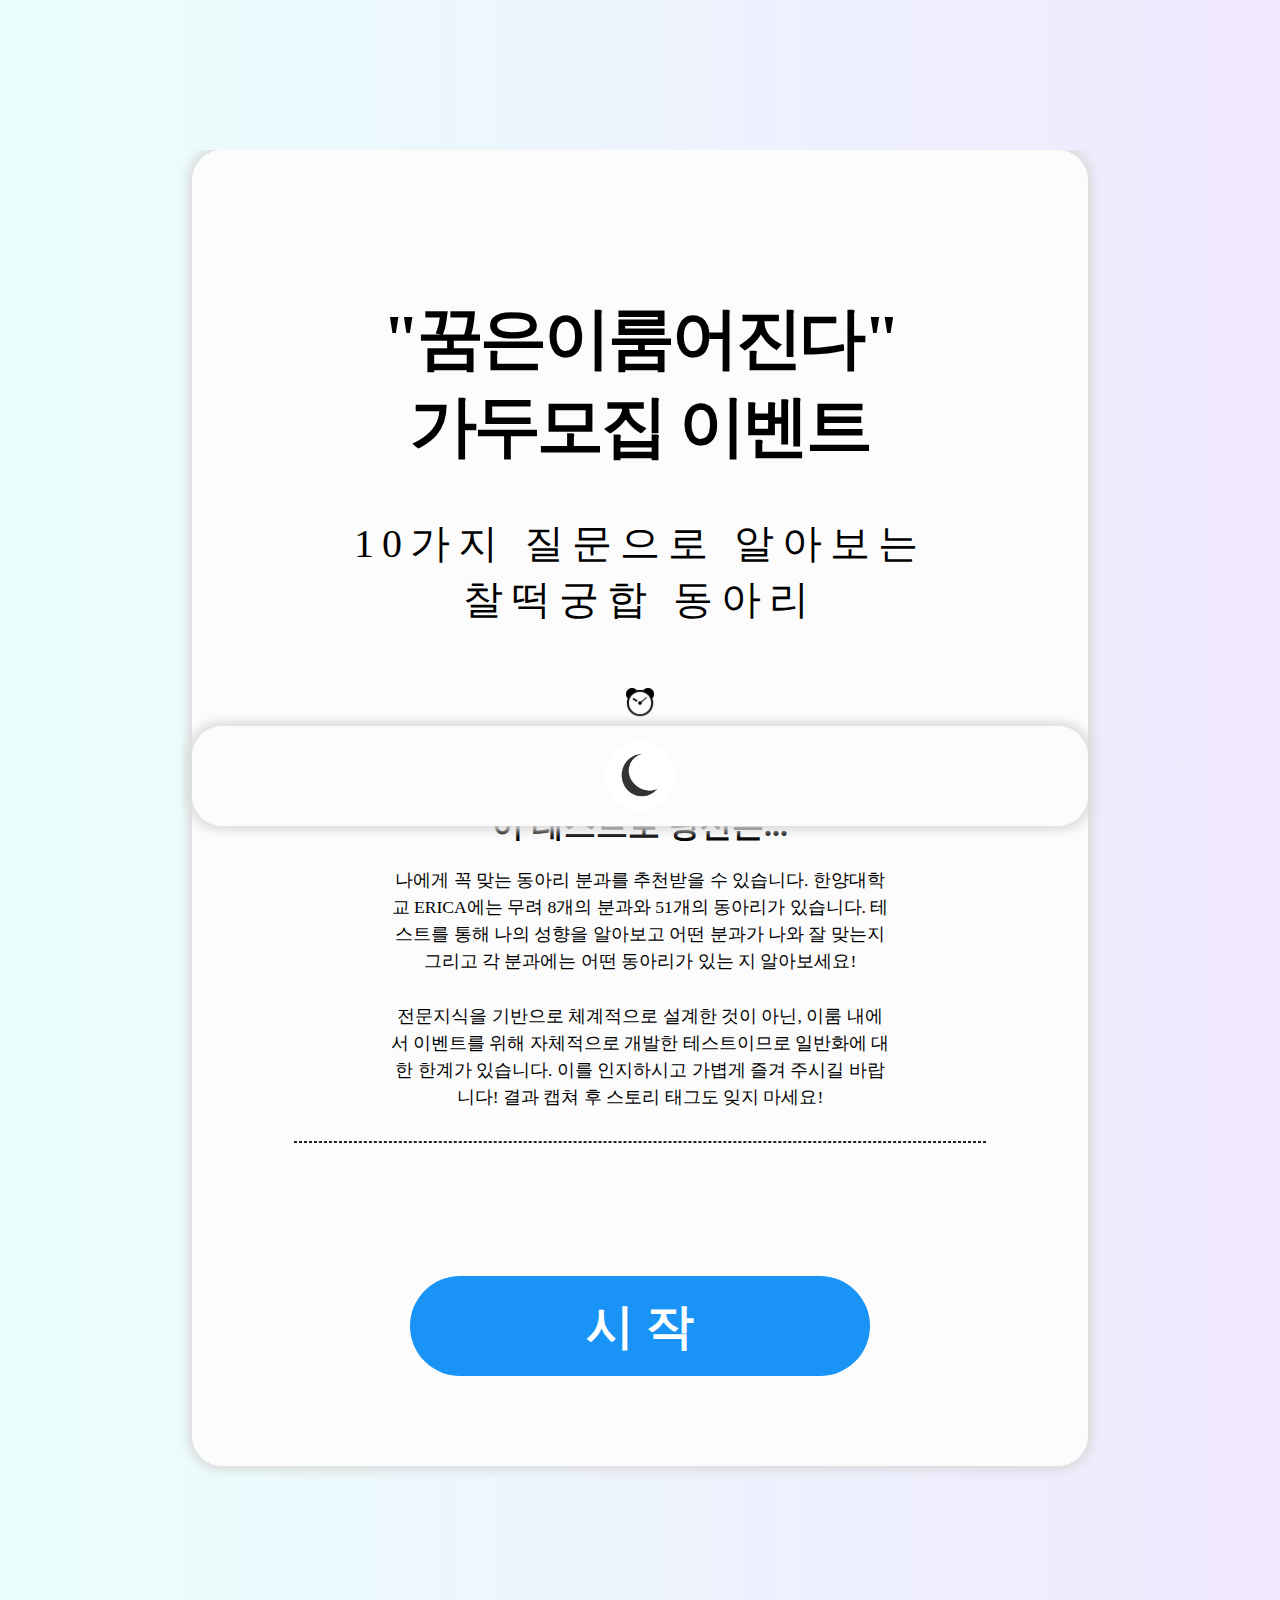
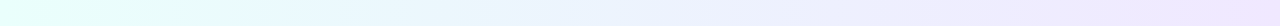
<file: index.html>
<!DOCTYPE html>
<html lang="ko">

<head>
  <meta charset="utf-8">
  <meta name="viewport"
    content="width=device-width, initial-scale=1, minimum-scale=1, maximum-scale=1, user-scalable=no, viewport-fit=cover">

  <meta name="author" content="Dain Kim">

  <meta name="keywords" content="동아리 테스트, 10가지 질문으로 알아보는 찰떡궁합 동아리, 10-questions-test, 꿈은이룸어진다, 동아리테스트">
  <meta name="description" content="동아리 테스트: 10가지 질문으로 알아보는 찰떡궁합 동아리">

  <meta property="og:type" content="website">
  <meta property="og:title" content="찰떡궁합 동아리">
  <meta property="og:description" content="나는 어떤 동아리와 잘 맞을까?">
  <meta property="og:image" content="img/og-logo.jpg">
  <meta property="og:url" content="https://hyounjin.github.io/irrum_40th/">

  <meta http-equiv="X-UA-Compatible" content="IE=edge">

  <link rel="shortcut icon" type="text/css" href="img/favicon.png">
  <link rel="appel-touch-icon-precomposed" href="img/favicon.png">
  <title>
    찰떡궁합 동아리
  </title>
  <link rel="stylesheet" href="css/reset.css">
  <link rel="stylesheet" href="css/animation.css">
  <link rel="stylesheet" href="css/main.css">
  <link rel="stylesheet" href="css/header+footer.css">
  <link rel="stylesheet" href="css/welcome.css">
  <link rel="stylesheet" href="css/qna.css">
  <link rel="stylesheet" href="css/calc.css">
  <link rel="stylesheet" href="css/result.css">
  <!--[if lt ie 11]>
    <script>
      alert('IE 11 미만 브라우저에서는 정상적으로 동작하지 않습니다.\n다른 브라우저(크롬, 파이어폭스 등)를 이용해주세요.');
    </script>
  <![endif]-->
</head>

<body>
  <div id="wrap">
    <header id="header">
      <button class="logo head" onclick=javascript:switchMode()></button>
    </header>
    <section id="welcome" class="container">
      <div id="title-box">
        <h1 class="title">
          "꿈은이룸어진다"<br>
          가두모집 이벤트
        </h1>
        <h3 class="sec-tit">
          10가지 질문으로 알아보는<br>
          찰떡궁합 동아리
        </h3>
        <span class="time-logo"></span>
        <div>소요 시간 : 3분 내외</div>
      </div>
      <hr class="w-line">
      <p class="w-line">
        <span id="p-tit">이 테스트로 당신은...</span><br>
        나에게 꼭 맞는 동아리 분과를 추천받을 수 있습니다.
        한양대학교 ERICA에는 무려 8개의 분과와 51개의 동아리가 있습니다.
        테스트를 통해 나의 성향을 알아보고 어떤 분과가 나와 잘 맞는지
        그리고 각 분과에는 어떤 동아리가 있는 지 알아보세요!<br><br>
        전문지식을 기반으로 체계적으로 설계한 것이 아닌, 이룸 내에서 이벤트를 위해 자체적으로 개발한 
        테스트이므로 일반화에 대한 한계가 있습니다. 이를 인지하시고 가볍게 즐겨 주시길 바랍니다!
        결과 캡쳐 후 스토리 태그도 잊지 마세요!
      </p>
      <hr class="w-line">
      <div id="name-input">
        <input type="text" placeholder="이름" autofocus>
      </div>
      <p class="check-name warning"></p>
      <div class="start-wrap">
        <button class="start">시 작</button>
      </div>
    </section>
    <section id="qna" class="container">
      <div class="status-bar">
        <div class="status"></div>
      </div>
      <div class="q box"></div>
      <div class="answer"></div>
    </section>
    <section id="calc">
      <div class="calc-bar">
        CALCULATING
        <div class="calc"></div>
      </div>
      <p class="wait">잠시 기다려주세요...</p>
    </section>
    <section id="result" class="container">
      <div id="score-box">
        <div class="p title"></div>
      </div>
      <div id="desc-box">
        <div class="result title"></div>
        <div class="res desc"></div>
        <div class="art"></div>
        <span class="go-artist highlight" onclick=javascript:goArtist()>
          분과 추천이 마음에 드시나요?
        </span><br><br>
        <button class="art-sns btn">
          <a href="https://www.facebook.com/1616783295275763/posts/2855000581454022/" target="_blank" title="동연 페이스북">
            다양한 분과 알아보기
          </a>
        </button>
      </div>
      <hr>
      <p>친구들과 공유하기</p>
      <div class="hash">#iruum_40th #꿈은이룸어진다 #동아리분과테스트</div><br><br>
      <button onclick=javascript:copy() class="btn">링크 복사하기</button>
      <hr>
      <div id="intro-box">
        <div class="pro_pic"></div>
        <div class="art-name">이룸</div>
        <div class="artist desc">
          "동아리의 즐거움을 이루다"<br>
          제 40대 동아리 연합회 이룸입니다.<br><br>
          instagram: <a href="https://instagram.com/iruum_40th/" target="_blank" title="동연 인스타그램"><span
              class="highlight">@iruum_40th</span></a><br>
          facebook: <a href="https://www.facebook.com/HYUnivCA" target="_blank" title="동연 페이스북"><span
              class="highlight">한양동연</span></a>
        </div>
      </div>
      <hr>
      <div class="caution">
        <p>
          전문지식을 기반으로 체계적으로 설계한 것이 아닌, 이룸 내에서 이벤트를 위해 자체적으로 개발한 
          테스트이므로 일반화에 대한 한계가 있습니다. 이를 인지하시고 가볍게 즐겨 주시길 바랍니다!
          결과 캡쳐 후 스토리 태그도 잊지 마세요!<br>
        </p>
      </div>
      <hr>
    </section>
    <footer id="footer">
      <div>
        <span class="highlight">Dain Kim</span>
        © 2020
      </div>
      <a href="https://github.com/dev-dain" target=_blank title="개발자 깃허브">
        <div class="logo foot github"></div>
      </a>
      <a href="https://dev-dain.tistory.com" target=_blank title="개발자 블로그">
        <div class="logo foot tistory"></div>
      </a>
    </footer>
  </div>
  <script src="js/darkmode.js"></script>
  <script src="js/data.js"></script>
  <script src="js/main.js"></script>
  <script src="js/share.js"></script>
</body>

</html>
</file>
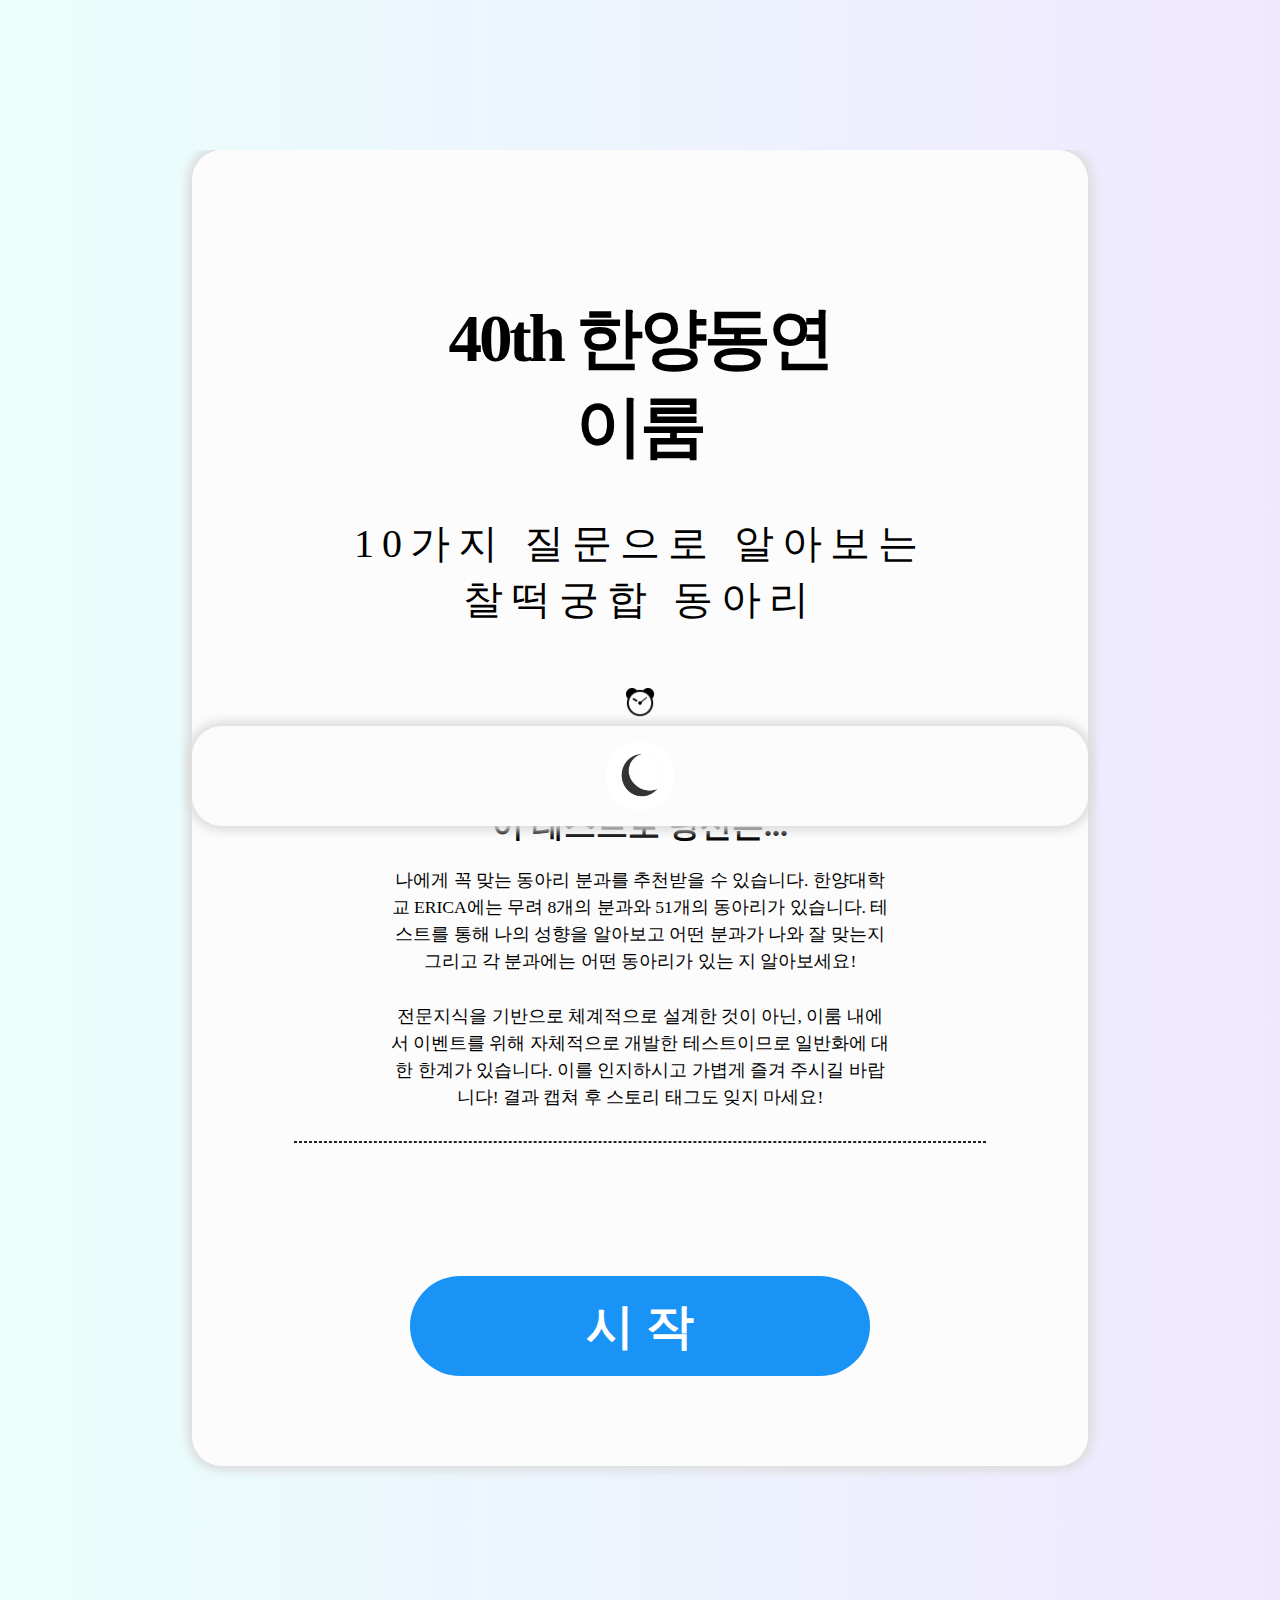
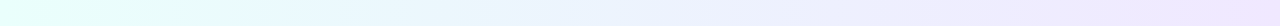
<file: iruum.html>
<!DOCTYPE html>
<html lang="ko">

<head>
  <meta charset="utf-8">
  <meta name="viewport"
    content="width=device-width, initial-scale=1, minimum-scale=1, maximum-scale=1, user-scalable=no, viewport-fit=cover">

  <meta name="author" content="Dain Kim">

  <meta name="keywords" content="이미지 테스트, 나를 알아보는 10가지 질문, 10-things-test, 3분이미지테스트, 이미지테스트">
  <meta name="description" content="이미지 테스트: 나를 알아보는 10가지 질문">

  <meta property="og:type" content="website">
  <meta property="og:title" content="나를 알아보는 10가지 질문">
  <meta property="og:description" content="사람들이 보는 나는 어떤 이미지일까?">
  <meta property="og:image" content="img/og-logo.jpg">
  <meta property="og:url" content="https://dev-dain.github.io/10-things-test/">

  <meta http-equiv="X-UA-Compatible" content="IE=edge">

  <link rel="shortcut icon" type="text/css" href="img/favicon.png">
  <link rel="appel-touch-icon-precomposed" href="img/favicon.png">
  <title>
    나를 알아보는 10가지 질문
  </title>
  <link rel="stylesheet" href="css/reset.css">
  <link rel="stylesheet" href="css/animation.css">
  <link rel="stylesheet" href="css/main.css">
  <link rel="stylesheet" href="css/header+footer.css">
  <link rel="stylesheet" href="css/welcome.css">
  <link rel="stylesheet" href="css/qna.css">
  <link rel="stylesheet" href="css/calc.css">
  <link rel="stylesheet" href="css/result.css">
  <!--[if lt ie 11]>
    <script>
      alert('IE 11 미만 브라우저에서는 정상적으로 동작하지 않습니다.\n다른 브라우저(크롬, 파이어폭스 등)를 이용해주세요.');
    </script>
  <![endif]-->
</head>

<body>
  <div id="wrap">
    <header id="header">
      <button class="logo head" onclick=javascript:switchMode()></button>
    </header>
    <section id="welcome" class="container">
      <div id="title-box">
        <h1 class="title">
          40th 한양동연<br>
          이룸
        </h1>
        <h3 class="sec-tit">
          10가지 질문으로 알아보는<br>
          찰떡궁합 동아리
        </h3>
        <span class="time-logo"></span>
        <div>소요 시간 : 3분 내외</div>
      </div>
      <hr class="w-line">
      <p class="w-line">
        <span id="p-tit">이 테스트로 당신은...</span><br>
        나에게 꼭 맞는 동아리 분과를 추천받을 수 있습니다.
        한양대학교 ERICA에는 무려 8개의 분과와 51개의 동아리가 있습니다.
        테스트를 통해 나의 성향을 알아보고 어떤 분과가 나와 잘 맞는지
        그리고 각 분과에는 어떤 동아리가 있는 지 알아보세요!<br><br>
        전문지식을 기반으로 체계적으로 설계한 것이 아닌, 이룸 내에서 이벤트를 위해 자체적으로 개발한 
        테스트이므로 일반화에 대한 한계가 있습니다. 이를 인지하시고 가볍게 즐겨 주시길 바랍니다!
        결과 캡쳐 후 스토리 태그도 잊지 마세요!
      </p>
      <hr class="w-line">
      <div id="name-input">
        <input type="text" placeholder="이름" autofocus>
      </div>
      <p class="check-name warning"></p>
      <div class="start-wrap">
        <button class="start">시 작</button>
      </div>
    </section>
    <section id="qna" class="container">
      <div class="status-bar">
        <div class="status"></div>
      </div>
      <div class="q box"></div>
      <div class="answer"></div>
    </section>
    <section id="calc">
      <div class="calc-bar">
        CALCULATING
        <div class="calc"></div>
      </div>
      <p class="wait">잠시 기다려주세요...</p>
    </section>
    <section id="result" class="container">
      <div id="score-box">
        <div class="p title"></div>
        <div class="point"></div>
        <div class="pin"></div>
        <div class="score-bar"></div>
      </div>
      <div id="desc-box">
        <div class="art"></div>
        <div class="result title"></div>
        <div class="res desc"></div>
        <span class="go-artist highlight" onclick=javascript:goArtist()>
          그림이 마음에 드시나요?
        </span>
      </div>
      <hr>
      <p>친구들과 공유하기</p>
      <div class="hash">#10_things_test #3분이미지테스트 #이미지테스트</div>
      <div id="share-box">
        <a onclick=javascript:tw() target="_blank" alt="Share on Twitter" title="트위터에 공유하기">
          <span class="tw"></span>
        </a>
        <a onclick=javascript:fb() target="_blank" alt="Share on Facebook" title="페이스북에 공유하기">
          <span class="fb"></span>
        </a>
        <a onclick=javascript:nv() target="_blank" alt="Share on Naver" title="네이버에 공유하기">
          <span class="nv"></span>
        </a>
        <a onclick=javascript:band() target="_blank" alt="Share on Naver Band" title="네이버 밴드에 공유하기">
          <span class="band"></span>
        </a>
      </div>
      <button onclick=javascript:copy() class="btn">링크 복사하기</button>
      <hr>
      <div id="intro-box">
        <div class="pro_pic"></div>
        <div class="art-name">껴리(GYEOLY)</div>
        <div class="artist desc">
          Sorry for painting<br>
          동식물과 장소를 가지고 페인팅을 합니다.<br><br>
          email: <span class="highlight">sallycool27@naver.com</span><br>
          instagram: <a href="https://www.instagram.com/gyeoly27" target="_blank" title="작가 인스타그램"><span
              class="highlight">gyeoly27</span></a>
        </div>
        <button class="art-sns btn">
          <a href="https://www.instagram.com/gyeoly27/" target="_blank" title="작가 인스타그램">
            작품 더 보기
          </a>
        </button>
      </div>
      <hr>
      <div class="caution">
        <p>
          전문지식을 기반으로 체계적으로 설계한 것이 아닌, 이룸 내에서 이벤트를 위해 자체적으로 개발한 
          테스트이므로 일반화에 대한 한계가 있습니다. 이를 인지하시고 가볍게 즐겨 주시길 바랍니다!
          결과 캡쳐 후 스토리 태그도 잊지 마세요!”<br><br>
          <span class="go-share highlight" onclick=javascript:goShare()>공유하기</span>로 개발자를 도와주세요!
        </p>
      </div>
      <hr>
      <div class="caution">
        <p>
          이 테스트는 해외 웹사이트에 게재된 이미지 테스트를 한국어로 번역한 것입니다.<br>(원본 아래 참고)<br>
          <span class="warning">결과 페이지에 나오는 그림의 상업적 이용을 금지합니다.</span><br>
          해당 이미지의 저작권은 작가에게 있습니다.<br>
          <a href="https://www.instagram.com/gyeoly27/" target="_blank" title="작가 인스타그램">그림 작가</a>와 연락하시려면
          <a href="mailto:sallycool27@naver.com" target="_blank" title="작가에게 이메일하기">이메일</a>을 부탁드립니다.<br>
          테스트와 공유는 자유롭게 하시면 됩니다.<br>
          <a href="https://dev-dain.tistory.com" target="_blank" title="개발자 블로그">개발자</a>와 연락하시려면
          <a href="mailto:dev.dain.k@gmail.com?subject=이미지테스트 페이지 문의합니다" target="_blank" title="개발자에게 이메일하기">이메일</a>을
          부탁드립니다.<br>
          고맙습니다!
        </p>
      </div>
      <hr>
      <button class="go-origin btn">
        <a href="https://www.personalityquiz.net/profiles/impressions.html" target="_blank" title="출처 영문 웹사이트">
          출처 영문 웹사이트 보기
        </a>
      </button>
    </section>
    <footer id="footer">
      <div>
        <span class="highlight">Dain Kim</span>
        © 2020
      </div>
      <a href="https://github.com/dev-dain" target=_blank title="개발자 깃허브">
        <div class="logo foot github"></div>
      </a>
      <a href="https://dev-dain.tistory.com" target=_blank title="개발자 블로그">
        <div class="logo foot tistory"></div>
      </a>
    </footer>
  </div>
  <script src="js/darkmode.js"></script>
  <script src="js/data.js"></script>
  <script src="js/main.js"></script>
  <script src="js/share.js"></script>
</body>

</html>
</file>
<file: css/animation.css>
/* animation */
@-webkit-keyframes start-flicker {
  0% {background-color: rgba(0, 135, 245, 0.9);}
  50% {background-color: rgba(0, 135, 245, 0.6);}
  100% {background-color: rgba(0, 135, 245, 0.9);}
}
@keyframes start-flicker {
  0% {background-color: rgba(0, 135, 245, 0.9);}
  50% {background-color: rgba(0, 135, 245, 0.6);}
  100% {background-color: rgba(0, 135, 245, 0.9);}
}
@-webkit-keyframes fade-in {
  0% {opacity: 0;}
  100% {opacity: 1;}
}
@keyframes fade-in {
  0% {opacity: 0;}
  100% {opacity: 1;}
}
@-webkit-keyframes fade-out {
  0% {opacity: 1;}
  100% {opacity: 0;}
}
@keyframes fade-out {
  0% {opacity: 1;}
  100% {opacity: 0;}
}
@-webkit-keyframes going-up {
  0% {transform: translateY(0);}
  100% {transform: translateY(-10px);}
}
@keyframes going-up {
  0% {transform: translateY(0);}
  100% {transform: translateY(-10px);}
}
@-webkit-keyframes going-down {
  0% {transform: translateY(0);}
  100% {transform: translateY(10px);}
}
@keyframes going-down {
  0% {transform: translateY(0);}
  100% {transform: translateY(10px);}
}
@-webkit-keyframes going-left {
  0% {transform: translateX(0);}
  100% {transform: translateX(-10px);}
}
@keyframes going-left {
  0% {transform: translateX(0);}
  100% {transform: translateX(-10px);}
}
@-webkit-keyframes working {
  0% {width: 0%;}
  50% {width: 40%;}
  100% {width: 100%;}
}
@keyframes working {
  0% {width: 0%;}
  50% {width: 40%;}
  100% {width: 100%;}
}

/* animation class */
.fade-out-5-4 {
  animation: fade-out 0.5s 0.4s;
}
</file>
<file: css/main.css>
/* style */
body {
  /* Permalink - use to edit and share this gradient: https://colorzilla.com/gradient-editor/#eafffc+0,f0e8ff+100 */
  background: #eafffc; /* Old browsers */
  background: -moz-linear-gradient(left,  #eafffc 0%, #f0e8ff 100%); /* FF3.6-15 */
  background: -webkit-linear-gradient(left,  #eafffc 0%,#f0e8ff 100%); /* Chrome10-25,Safari5.1-6 */
  background: linear-gradient(to right,  #eafffc 0%,#f0e8ff 100%); /* W3C, IE10+, FF16+, Chrome26+, Opera12+, Safari7+ */
  filter: progid:DXImageTransform.Microsoft.gradient( startColorstr='#eafffc', endColorstr='#f0e8ff',GradientType=1 ); /* IE6-9 */
}
#wrap {
  position: relative;
  overflow: hidden;
  margin-top: 50px;
  width: 100%;
  max-width: 100%;
  min-height: 100%;
}
.container {
  box-sizing: border-box;
  margin: 0 auto;
  padding: 20px 0 25px 0;
  width: 100%;
  min-width: 100%;
}

@media all and (min-width: 768px) {
  /* qna에서 margin-top을 없애야 함 */
  #wrap {
    margin-top: 115px;
  }
  .container {
    padding: 60px 5% 37.5px 5%;
    width: 80%;
    min-width: 80%;
    border-radius: 20px;
  }
}

@media all and (min-width: 1024px) {
  /* qna에서 margin-top을 없애야 함 */
  #wrap {
    margin-top: 150px;
  }
  .container {
    padding: 100px 5% 40px 5%;
    width: 70%;
    min-width: 70%;
    border-radius: 30px;
  }
}

@media all and (min-width: 1440px) {
  .container {
    padding: 100px 3.5% 50px 3.5%;
    width: 55%;
    min-width: 55%;
  }
}
</file>
<file: css/header+footer.css>
#header {
  position: fixed;
  top: 0; left: 0;
  z-index: 10;
  box-sizing: border-box;
  margin: 0 auto;
  padding: 5px;
  width: 100%;
  height: 50px;
  box-shadow: #ddd 0 0 10px 5px;
  background:rgb(252, 252, 252);
  animation: fade-in 0.3s ease-in-out;
}
.logo {
  display: inline-block;
  width: 40px;
  height: 40px;
  border-radius: 50%;
  background-repeat: none;
  background-position: center;
  background-size: cover;
  font-size: 0;
  transition: opacity 0.5s;
  opacity: 0.8;
  cursor: pointer;
}
.logo:hover {
  opacity: 1;
}
.head {
  position: fixed;
  left: 50%;
  transform: translateX(-50%);
  background-image: url('../img/night.png');
}

/* qna로 넘어갈 때 display: none; */
#footer {
  z-index: 10;
  box-sizing: border-box;
  width: 100%;
  height: 60px;
  padding: 10px 25px;
  box-shadow: #ddd 0 0 15px 2px;
  background: rgb(252, 252, 252);
  font-weight: lighter;
  animation: fade-in 0.3s ease-in-out 2s both;
  opacity: 0;
}
#footer > div {
  float: left;
  box-sizing: border-box;
  margin: 10px 0;
  height: 30px;
}
.highlight {
  color: rgb(87, 58, 189);
  font-weight: bolder;
}
.foot {
  margin: 5px;
  width: 30px;
  height: 30px;
}
.github {
  float: right;
  background-image: url("../img/github-logo.png");
}
.tistory {
  float: right;
  background-image: url("../img/tistory-logo.svg");
  /*
      로고 출처 : https://marshall-ku.tistory.com/134
      감사합니다!!
  */
}

@media all and (min-width: 768px) {
  /* qna에서 margin-top을 없애야 함 */
  #header {
    margin: 0 10%;
    padding: 12.5px;
    width: 80%;
    height: 80px;
    border-radius: 20px;
  }
  .logo {
    width: 55px;
    height: 55px;
  }
  #footer {
    margin: 40px 10% 0 10%;
    padding: 15px 30px;
    width: 80%;
    height: 80px;
    border-radius: 20px;
  }
  .foot {
    margin: 5px;
    width: 35px;
    height: 35px;
}
  #footer > div {
    box-sizing: border-box;
    margin: 20px 0;
    height: 30px;
  }
}

@media all and (min-width: 1024px) {
  #header {
    margin: 0 15%;
    padding: 15px;
    width: 70%;
    height: 100px;
    border-radius: 30px;
  }
  .logo {
    width: 70px;
    height: 70px;
  }
  #footer {
    margin: 60px 15% 0 15%;
    padding: 25px 30px;
    width: 70%;
    height: 100px;
    border-radius: 30px;
  }
  .foot {
    margin: 5px;
    width: 40px;
    height: 40px;
  }
}

@media all and (min-width: 1440px) {
  #header {
    margin: 0 22.5%;
    padding: 15px;
    width: 55%;
    height: 100px;
  }
  #footer {
    margin: 80px 22.5% 0 22.5%;
    padding: 25px 30px;
    width: 55%;
    height: 100px;
  }
  
}
</file>
<file: css/welcome.css>
#welcome {
  min-height: 100vh;
  box-shadow: #ddd 0px 0px 10px 5px;
  background: rgb(252, 252, 252);
}
#title-box {
  text-align: center;
  animation: fade-in 0.5s ease-out 0.3s both, 
          going-down 0.5s ease-out 0.3s both;
}
#title-box > div {
  margin: 10px 0 auto;
}
#title-box > div:first-child {
  margin-top: 0px;
}
#title-box > div:last-child {
  margin-bottom: 20px;
}
.title, h1 {
  line-height: 48px;
  line-height: 3rem;
  font-size: 40px;
  font-size: 2.5rem;
  font-weight: bolder;
  letter-spacing: -3.2px;
  letter-spacing: -0.2rem;
}
.sec-tit {
  line-height: 35.2px;
  line-height: 2.2rem;
  font-size: 24px;
  font-size: 1.5rem;
  font-weight: lighter;
  letter-spacing: 6.4px;
  letter-spacing: 0.4rem;
}
.time-logo {
  display: inline-block;
  margin: 0 auto;
  margin-top: 20px;
  width: 30px;
  height: 30px;
  background-image: url('../img/clock.png');
  background-size: cover;
  /*
  자료 출처
  https://commons.wikimedia.org/wiki/File:Alarms_%26_Clock_icon.png
  */
}
.time-logo + div {
  font-weight: lighter;
  letter-spacing: -0.5px;
}
hr {
  margin: 20px 0;
  border: 1.5px dashed #222;
}
.w-line {
  animation: fade-in 0.4s ease-out 0.9s both, 
          going-down 0.4s ease-out 0.9s both;
}
#welcome > p:first-of-type {
  padding: 0 5%;
  line-height: 19.2px;
  line-height: 1.2rem;
  text-align: center;
  font-size: 13.6px;
  font-size: 0.85rem;
  font-weight: 400;
}
#p-tit {
  display: block;
  font-size: 24px;
  font-size: 1.5rem;
  font-weight: bolder;
}
#name-input {
  box-sizing: border-box;
  margin: 20px 25% 10px 25%;
  width: 50%;
}
#name-input > input {
  width: 100%;
  height: 40px;
  border: 1px #ddd solid;
  border-radius: 20px;
  font-weight: lighter;
  font-size: 19.2px;
  font-size: 1.2rem;
  text-align: center;
  opacity: 0;
  animation: fade-in 0.4s ease-out 1.4s both, 
          going-down 0.4s ease-out 1.4s both;
}
.check-name {
  display: inline-block;
  margin: 10px 10%;
  width: 80%;
  text-align: center;
}
.warning {
  color: rgb(231, 20, 20, 0.8);
  font-weight: bold;
}
.start-wrap {
  margin: 0 20% 20px 20%;
  width: 60%;
}
.start {
  box-sizing: border-box;
  width: 100%;
  height: 60px;
  line-height: 60px;
  border-radius: 50px;
  text-align: center;
  background-color: rgba(0, 135, 245, 0.9);
  color: #fff;
  font-weight: 600;
  font-size: 32px;
  font-size: 2rem;
  animation: fade-in 0.5s ease-out 1.9s both, 
          going-down 0.5s ease-out 1.9s both,
          start-flicker 2.5s infinite;
  cursor: pointer;
}  
.start:hover, .start:focus {
  animation-play-state: paused;
}
.start:active {
  animation-play-state: running;
}

@media all and (min-width: 486px) {
  .title {
    line-height: 64px;
    line-height: 4rem;
    font-size: 51.2px;
    font-size: 3.2rem;
  }
  .sec-tit {
    line-height: 52.8px;
    line-height: 3.3rem;
    font-size: 32px;
    font-size: 2rem;
  }
  #welcome > p:first-of-type {
    padding: 0 12.5%;
    line-height: 22.4px;
    line-height: 1.4rem;
    font-size: 16px;
    font-size: 1rem;
  }
  #p-tit {
    font-size: 28.8px;
    font-size: 1.8rem;
  }
}

@media all and (min-width: 768px) {
  #title-box > div {
    margin: 30px 0 auto;
  }
  #title-box > div:last-child {
    margin: 20px 0 auto;
    margin-bottom: 30px;
  }
  .title {
    line-height: 80px;
    line-height: 5rem;
    font-size: 59.2px;
    font-size: 3.7rem;
  }
  .sec-tit {
    line-height: 64px;
    line-height: 4rem;
    font-size: 40px;
    font-size: 2.5rem;
    font-weight: lighter;
    letter-spacing: 8px;
    letter-spacing: 0.5rem;
  }
  .time-logo + div {
    font-size: 17.6px;
    font-size: 1.1rem;
    letter-spacing: -0.8px;
    letter-spacing: -0.05rem;
  }
  #welcome > p:first-of-type {
    padding: 0 15%;
  }
  #p-tit {
    font-size: 28.8px;
    font-size: 1.8rem;
  }
  #name-input {
    margin: 30px 30% 0 30%;
    width: 40%;
  }
  #name-input > input {
    height: 50px;
  }
  .check-name {
    margin: 25px 20%;
    width: 60%;
    font-size: 17.6px;
    font-size: 1.1rem;
  }
  .start-wrap {
    margin: 0px 20% 50px 20%;
    width: 60%;
  }
  .start {
    min-width: 80%;
    height: 100px;
    line-height: 100px;
    font-size: 48px;
    font-size: 3rem;
  }
}

@media all and (min-width: 1024px) {
  #title-box > div {
    margin: 60px 0 auto;
  }
  .title {
    line-height: 88px;
    line-height: 5.5rem;
    font-size: 67.2px;
    font-size: 4.2rem;
  }
  .sec-tit {
    line-height: 56px;
    line-height: 3.5rem;
    font-size: 40px;
    font-size: 2.5rem;
    font-weight: lighter;
  } 
  hr {
    margin: 30px 5% 20px 5%;
    width: 90%;
  }
  .time-logo + div {
    font-size: 19.2px;
    font-size: 1.2rem;
    letter-spacing: -1.28px;
    letter-spacing: -0.08rem;
  }
  #welcome > p:first-of-type {
    padding: 0 17.5%;
    line-height: 27.2px;
    line-height: 1.7rem;
    font-size: 17.6px;
    font-size: 1.1rem;
  }
  #p-tit {
    font-size: 32px;
    font-size: 2rem;
  }
  .check-name {
    font-size: 19.2px;
    font-size: 1.2rem;
  }
}

@media all and (min-width: 1440px) {
  hr {
    margin: 35px 5% 35px 5%;
    width: 90%;
  }
}
</file>
<file: css/qna.css>
/* qna로 넘어갈 때 display: block; */
#qna {
  display: none;
  opacity: 0;
}
.status-bar {
  margin: 0 12.5% 20px;
  width: 75%;
  height: 15px;
  border: 3px solid #ddd;
  border-radius: 20px;
  background: #fff;
  animation: fade-in 0.3s ease-in-out;
}
.status {
  height: 100%;
  border-radius: 20px;
  background-color: rgba(191, 168, 255, 0.7);
}
.box {
  margin: 0 auto;
  padding: 20px;
  width: 80%;
  box-shadow: #ddd 0px 0px 10px 5px;
  border-radius: 20px;
  background: rgb(252, 252, 252);
}
.q {
  box-sizing: border-box;
  margin-bottom: 30px;
  font-size: 27.2px;
  font-size: 1.7rem;
  font-weight: bolder;
  animation: fade-in 0.5s ease-in-out 0.3s forwards;
  opacity: 0;
}
.answer {
  width: 100%;
}
.a {
  margin: 20px 10% 0 10%;
  padding: 15px;
  border: none;
  font-size: 17.6px;
  font-size: 1.1rem;
  font-weight: bolder;
  text-align: left;
  transition: background-color, color 0.2s linear;
  opacity: 0;
  cursor: pointer;
}
.a:hover, .a:focus {
  background: #222;
  color: #eee;
}
.a:last-child {
  margin-bottom: 60px;
}

@media all and (min-width: 768px) {
  .status-bar {
    margin: 0px 15% 30px;
    width: 70%;
    height: 20px;
  }
  .box {
    margin: 0 auto;
    padding: 30px;
    width: 80%;
    box-shadow: #ddd 0px 0px 10px 5px;
    border-radius: 20px;
    background: rgb(252, 252, 252);
  }
  .q {
    margin: 0 auto;
    margin-bottom: 50px;
    font-size: 32px;
    font-size: 2rem;
  }
  .answer {
    margin: 0 10%;
    width: 80%;
    font-size: 24px;
    font-size: 1.5rem;
  }
  .a {
    margin: 15px 0;
    padding: 20px 30px;
    width: 100%;
    font-size: 20.8px;
    font-size: 1.3rem;
  }
}

@media all and (min-width: 1024px) {
  .status-bar {
    margin: 0px 15% 40px 15%;
  }
  .q {
    margin-bottom: 80px;
    font-size: 40px;
    font-size: 2.5rem;
  }
  .answer {
    font-size: 28.8px;
    font-size: 1.8rem;
  }
  .a {
    padding: 25px 35px;
    width: 100%;
    font-size: 22.4px;
    font-size: 1.4rem;
  }
}

@media all and (min-width: 1440px) {
  .status-bar {
    margin: 0 5% 40px 5%;
    width: 90%;
  }
  .q {
    margin-bottom: 80px;
    width: 100%;
    font-size: 40px;
    font-size: 2.5rem;
  }
  .answer {
    margin: 0;
    width: 100%;
    font-size: 28.8px;
    font-size: 1.8rem;
  }
}
</file>
<file: css/calc.css>
/* calc로 넘어갈 때 display: block; */
#calc {
  display: none;
  opacity: 0;
}
.calc-bar {
  position: relative;
  box-sizing: border-box;
  margin: 30vh 15vw 10px 15vw;
  width: 70%;
  height: 9vh;
  line-height: 9vh;
  border-radius: 10px;
  background: #222;
  color: #fff;
  font-size: 8px;
  font-size: 0.5rem;
  font-weight: lighter;
  letter-spacing: 11.2px;
  letter-spacing: 0.7rem;
  text-align: center;
  animation: fade-in 0.5s ease-out 0s forwards, 
          going-down 0.5s ease-out 0s forwards;
  opacity: 0;
}
.calc-bar > .calc {
  position: absolute;
  top: 0; left: 0;
  width: 0%;
  height: 100%;
  border-radius: 10px;
  /* Permalink - use to edit and share this gradient: https://colorzilla.com/gradient-editor/#57a0db+1,e577c4+100 */
  background: #57a0db; /* Old browsers */
  background: -moz-linear-gradient(left,  #57a0db 1%, #e577c4 100%); /* FF3.6-15 */
  background: -webkit-linear-gradient(left,  #57a0db 1%,#e577c4 100%); /* Chrome10-25,Safari5.1-6 */
  background: linear-gradient(to right,  #57a0db 1%,#e577c4 100%); /* W3C, IE10+, FF16+, Chrome26+, Opera12+, Safari7+ */
  filter: progid:DXImageTransform.Microsoft.gradient( startColorstr='#57a0db', endColorstr='#e577c4',GradientType=1 ); /* IE6-9 */
  animation: working 5.5s 2s forwards;
}
.wait {
  padding-bottom: 10px;
  font-size: 27.2px;
  font-size: 1.7rem;
  font-weight: lighter;
  text-align: center;
  animation: fade-in 0.3s ease-out 0.6s forwards, 
          going-down 0.3s ease-out 0.6s forwards;
  opacity: 0;
}

/* media query */
@media all and (min-width: 486px) {
  .calc-bar {
    font-size: 12.8px;
    font-size: 0.8rem;
    letter-spacing: 16px;
    letter-spacing: 1rem;
  }
}

@media all and (min-width: 768px) {
  .calc-bar {
    margin: 25vh 20vw 30px 20vw;
    width: 60%;
    font-size: 17.6px;
    font-size: 1.1rem;
    letter-spacing: 20.8px;
    letter-spacing: 1.3rem;
  }
  .wait {
    font-size: 32px;
    font-size: 2rem;
    font-weight: lighter;
    text-align: center;
  }
}

@media all and (min-width: 1024px) {
  .calc-bar {
    margin: 25vh 25vw 40px 25vw;
    width: 50%;
    font-size: 20.8px;
    font-size: 1.3rem;
    letter-spacing: 24px;
    letter-spacing: 1.5rem;
  }
  .wait {
    font-size: 35.2px;
    font-size: 2.2rem;
    font-weight: lighter;
    text-align: center;
  }
}
</file>
<file: css/result.css>
/* result로 넘어갈 때 display: block; */
#result {
  display: none;
  min-height: 100vh;
  box-shadow: #ddd 0px 0px 10px 5px;
  background: rgb(252, 252, 252);
  text-align: center;
  word-break: keep-all;
  opacity: 0;
}
#score-box {
  margin-bottom: 50px;
}
#score-box > .title {
  animation: fade-in 0.6s ease-out 0.4s forwards, 
          going-down 0.6s ease-out 0.4s forwards;
  opacity: 0;
}
#score-box > .point {
  margin: 10px 0 50px 0;
  font-size: 64px;
  font-size: 4rem;
  font-weight: bolder;
  animation: fade-in 0.6s ease-out 1.8s forwards, 
          going-down 0.6s ease-out 1.8s forwards;
  opacity: 0;
}
.pin {
  width: 30px; 
  height: 30px;
  background-image: url('../img/pin.png');
  background-size: cover;
  animation: fade-in 0.5s ease-out 2.6s forwards, 
          going-down 0.5s ease-out 2.6s forwards;
  opacity: 0;
}
.score-bar {
  margin: 0 5%;
  width: 90%;
  height: 50px;
  border-radius: 50px;
  /* Permalink - use to edit and share this gradient: https://colorzilla.com/gradient-editor/#6fb7e8+0,855299+50,af3838+100 */
  background: #6fb7e8; /* Old browsers */
  background: -moz-linear-gradient(left,  #6fb7e8 0%, #855299 50%, #af3838 100%); /* FF3.6-15 */
  background: -webkit-linear-gradient(left,  #6fb7e8 0%,#855299 50%,#af3838 100%); /* Chrome10-25,Safari5.1-6 */
  background: linear-gradient(to right,  #6fb7e8 0%,#855299 50%,#af3838 100%); /* W3C, IE10+, FF16+, Chrome26+, Opera12+, Safari7+ */
  filter: progid:DXImageTransform.Microsoft.gradient( startColorstr='#6fb7e8', endColorstr='#af3838',GradientType=1 ); /* IE6-9 */
  animation: fade-in 0.5s ease-out 2.5s forwards, 
          going-down 0.5s ease-out 2.5s forwards;
  opacity: 0;
}
.art {
  margin-bottom: 40px;
  width: 100%;
  height: 70vh;
  max-height: 700px;
  animation: fade-in 0.3s ease-out 3.2s both, 
          going-down 0.3s ease-out 3.2s both;
  opacity: 0;
}
.art > img {
  display: block;
  width: 100%;
  height: 100%;
  object-fit: contain;
}
.desc {
  margin: 30px 7.5%;
  width: 85%;
  line-height: 28.8px;
  line-height: 1.8rem;
  font-size: 17.6px;
  font-size: 1.1rem;
  font-weight: 350;
}
#desc-box ~ p {
  display: inline-block;
  margin-top: 20px;
  font-size: 24px;
  font-size: 1.5rem;
  font-weight: bolder;
}
.go-artist {
  font-weight: bolder;
  cursor: pointer;
}
#share-box {
  box-sizing: border-box;
  margin: 25px 10% 30px 10%;
  padding: 10px;
  width: 80%;
  height: 50px;
  border-radius: 40px;
  background: #222;
}
#share-box span {
  display: inline-block;
  margin-right: 5px;
  width: 30px;
  height: 30px;
  border-radius: 50%;
  background-size: cover;
  cursor: pointer;
}
.tw {
  background-image: url('../img/tw.svg');
  /* 
  자료 출처
  http://www.vectorico.com/twitter-logo-white-on-blue/
  */
}
.fb {
  background-image: url('../img/fb.svg');
  /* 
  자료 출처
  https://commons.wikimedia.org/wiki/File:Facebook_f_logo_(2019).svg
  */
}
.nv {
  background-image: url('../img/naver.png');
  /*
  자료 출처
  https://www.facebook.com/184030231730640/photos/1175959155871071/
  */
}
.band {
  background-image: url('../img/band.png');
  /*
  자료 출처
  https://upload.wikimedia.org/wikipedia/commons/3/30/2._BAND_Icon.png
  */
}
.btn {
  box-sizing: border-box;
  margin: 0 30% 5px 30%;
  width: 40%;
  height: 50px;
  line-height: 50px;
  border-radius: 20px;
  background: rgba(167, 105, 218, 0.7);
  color: #fff;
  font-weight: 500;
  transition: background-color 0.2s ease-in-out;
}
.btn:hover {
  background: rgba(167, 105, 218, 1.0);
}
.btn > a {
  display: inline-block;
  width: 100%;
  height: 100%;
  color: #fff;
}
.hash {
  padding: 15px 7.5% 0;
  color: rgba(0, 135, 245);
  font-weight: bold;
  word-wrap: break-word;
}
#intro-box {
  padding-top: 20px;
}
.pro_pic {
  margin: 0 auto;
  width: 60px;
  height: 60px;
  border-radius: 50%;
  background-image: url('../img/favicon.png');
  background-size: cover;
  transition: all 0.2s ease-out;
}
.pro_pic:hover {
  transform: scale(1.05);
}
.art-name {
  margin: 10px 0 20px 0;
  font-size: 27.2px;
  font-size: 1.7rem;
  font-weight: bolder;
}
.artist {
  margin: 0 7.5% 20px 7.5%;
  font-size: 16.8px;
  font-size: 1.05rem;
}
.go-share {
  cursor: pointer;
}
.caution {
  padding: 0 7.5%;
}
.caution > p {
  line-height: 20.8px;
  line-height: 1.3rem;
  font-size: 15.2px;
  font-size: 0.95rem;
  font-weight: 400;
}
.caution > p > a {
  color: rgba(94, 134, 255, 0.8);
  font-weight: bolder;
  transition: color 0.2s linear;
}
.caution > p > a:hover {
  color: rgba(94, 134, 255, 1.0);
}
.go-origin {
  margin: 10px 10% 0 10%;
  width: 80%;
}

/* media query */
@media all and (min-width: 486px) {
  .art {
    max-height: 1100px;
  }
  .artist {
    margin: 0 7.5% 30px 7.5%;
  }
  #share-box {
    margin: 25px 20% 30px 20%;
    width: 60%;
  }
  .hash {
    padding: 20px 7.5% 0;
  }
  .artist {
    font-size: 17.6px;
    font-size: 1.1rem;
  }
  .caution {
    padding: 5px 7.5%;
  }
  .caution > p {
    line-height: 24px;
    line-height: 1.5rem;
    font-size: 16px;
    font-size: 1rem;
  }
}

@media all and (min-width: 768px) {
  #score-box > .point {
    font-size: 72px;
    font-size: 4.5rem;
  }
  .pin {
    width: 40px; 
    height: 40px;
  }
  .art {
    max-height: 1500px;
  }
  .desc {
    margin: 30px 7.5%;
    line-height: 32px;
    line-height: 2rem;
    font-size: 19.2px;
    font-size: 1.2rem;
  }
  #share-box {
    margin: 25px 30% 30px 30%;
    width: 40%;
  }
  .hash {
    padding: 25px 7.5% 0;
    font-size: 17.6px;
    font-size: 1.1rem;
  }
  .btn {
    margin: 0 30% 10px 30%;
  }
  #intro-box {
    padding-top: 45px;
  }
  .art-name {
    margin: 20px 0 25px 0;
  }
  .artist {
    margin-bottom: 40px;
  }
  .caution {
    padding: 10px 7.5%;
  }
  .caution > p {
    line-height: 27.2px;
    line-height: 1.7rem;
    font-size: 17.6px;
    font-size: 1.1rem;
  }
  .go-origin {
    margin: 20px 30% 0 30%;
    width: 40%;
  }
}

@media all and (min-width: 1024px) {
  #score-box > .point {
    font-size: 80px;
    font-size: 5rem;
  }
  .pin {
    width: 50px; 
    height: 50px;
  }
  .art {
    margin: 0 5% 50px 5%;
    width: 90%;
    max-height: 2000px;
  }
  .desc {
    font-size: 20.8px;
    font-size: 1.3rem;
  }
  .go-artist {
    font-size: 17.6px;
    font-size: 1.1rem;
  }
  .caution {
    padding: 15px 7.5%;
  }
  .hash {
    font-size: 19.2px;
    font-size: 1.2rem;
  }
  #share-box {
    margin: 25px 35% 30px 35%;
    width: 30%;
  }
  .btn {
    margin: 0 35%;
    width: 30%;
  }
  .btn > a {
    font-size: 16px;
    font-size: 1rem;
  }
  #intro-box {
    padding-top: 20px;
  }
  .art-name {
    margin: 20px 0 35px 0;
  }
  .go-origin {
    margin: 25px 35% 0 35%;
  }
}

@media all and (min-width: 1440px) {
  #score-box > .point {
    font-size: 88px;
    font-size: 5.5rem;
  }
  .art {
    max-height: 2000px;
  }
  .desc {
    margin: 35px 5% 50px 5%;
    width: 90%;
    line-height: 33.6px;
    line-height: 2.1rem;
    font-size: 22.4px;
    font-size: 1.4rem;
  }
  .caution {
    padding: 20px 10%;
  }
  .caution > p {
    line-height: 28.8px;
    line-height: 1.8rem;
    font-size: 19.2px;
    font-size: 1.2rem;
  }
}
</file>
